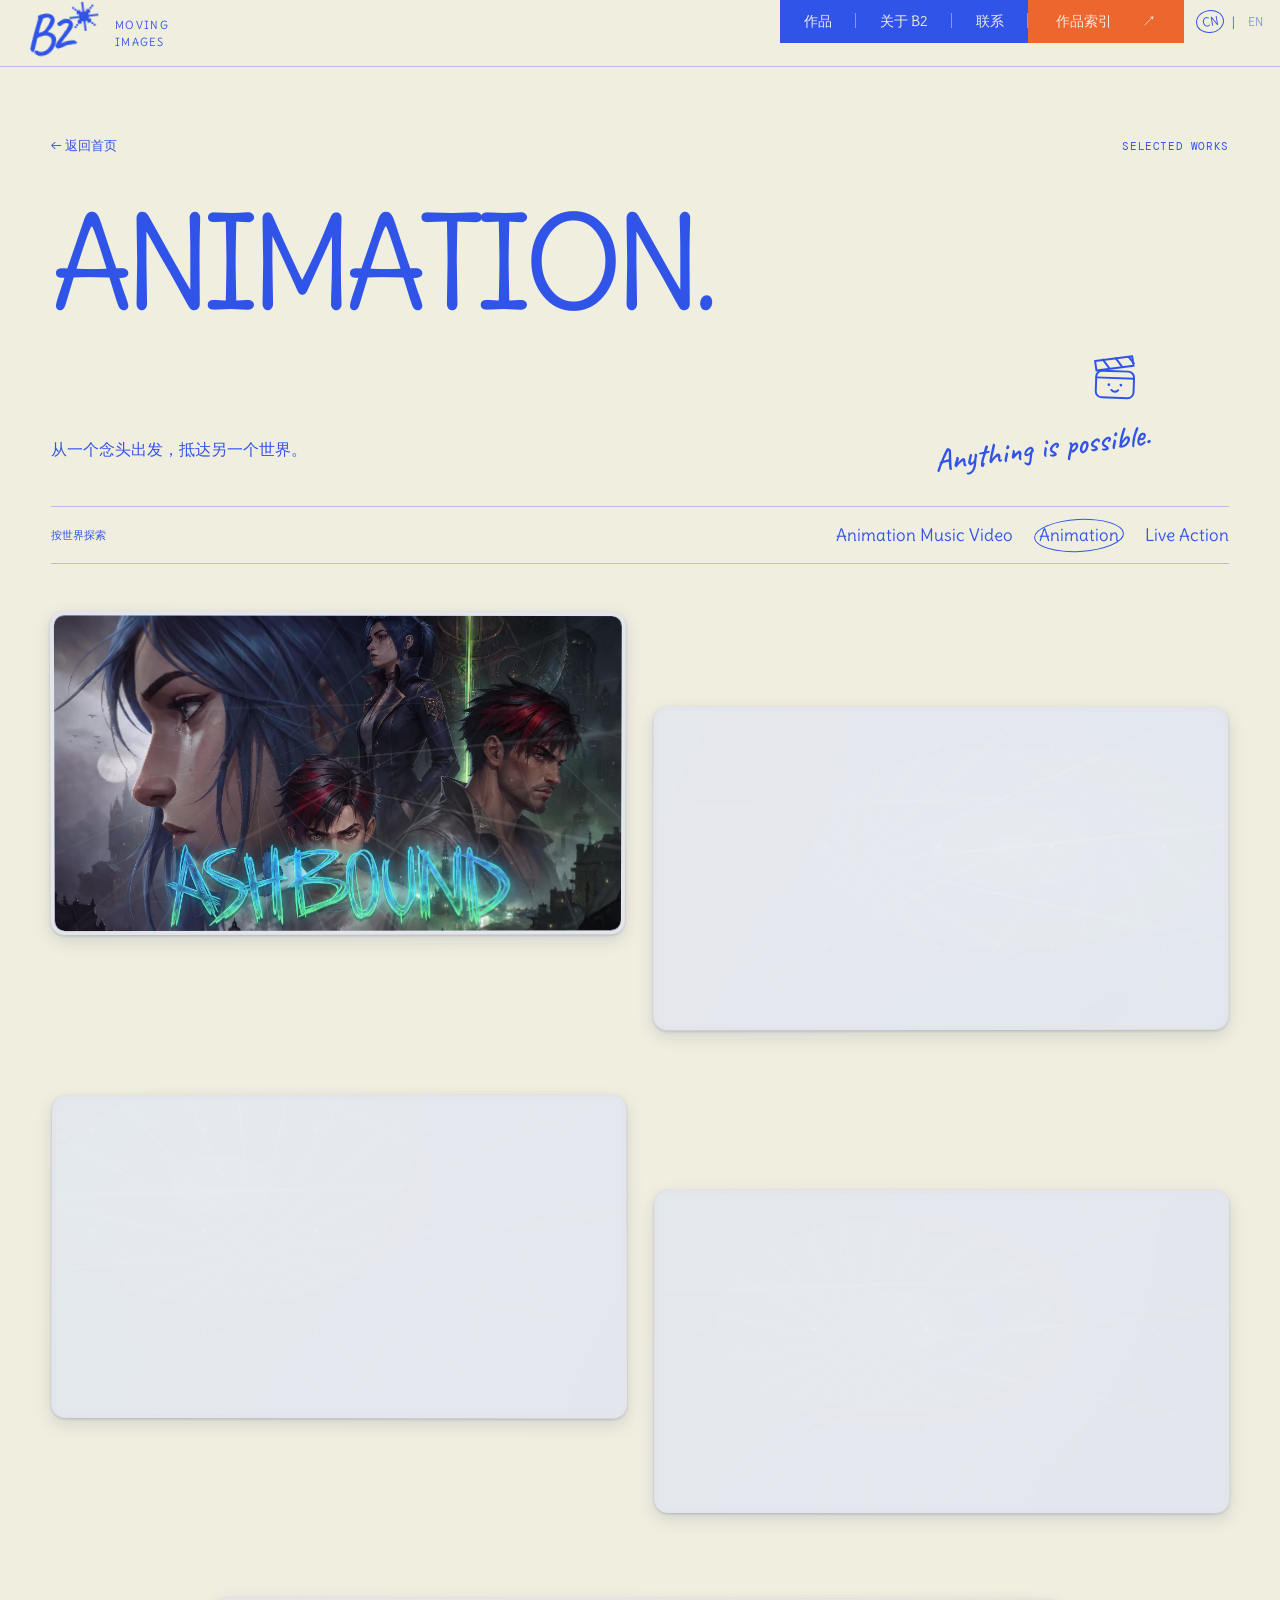
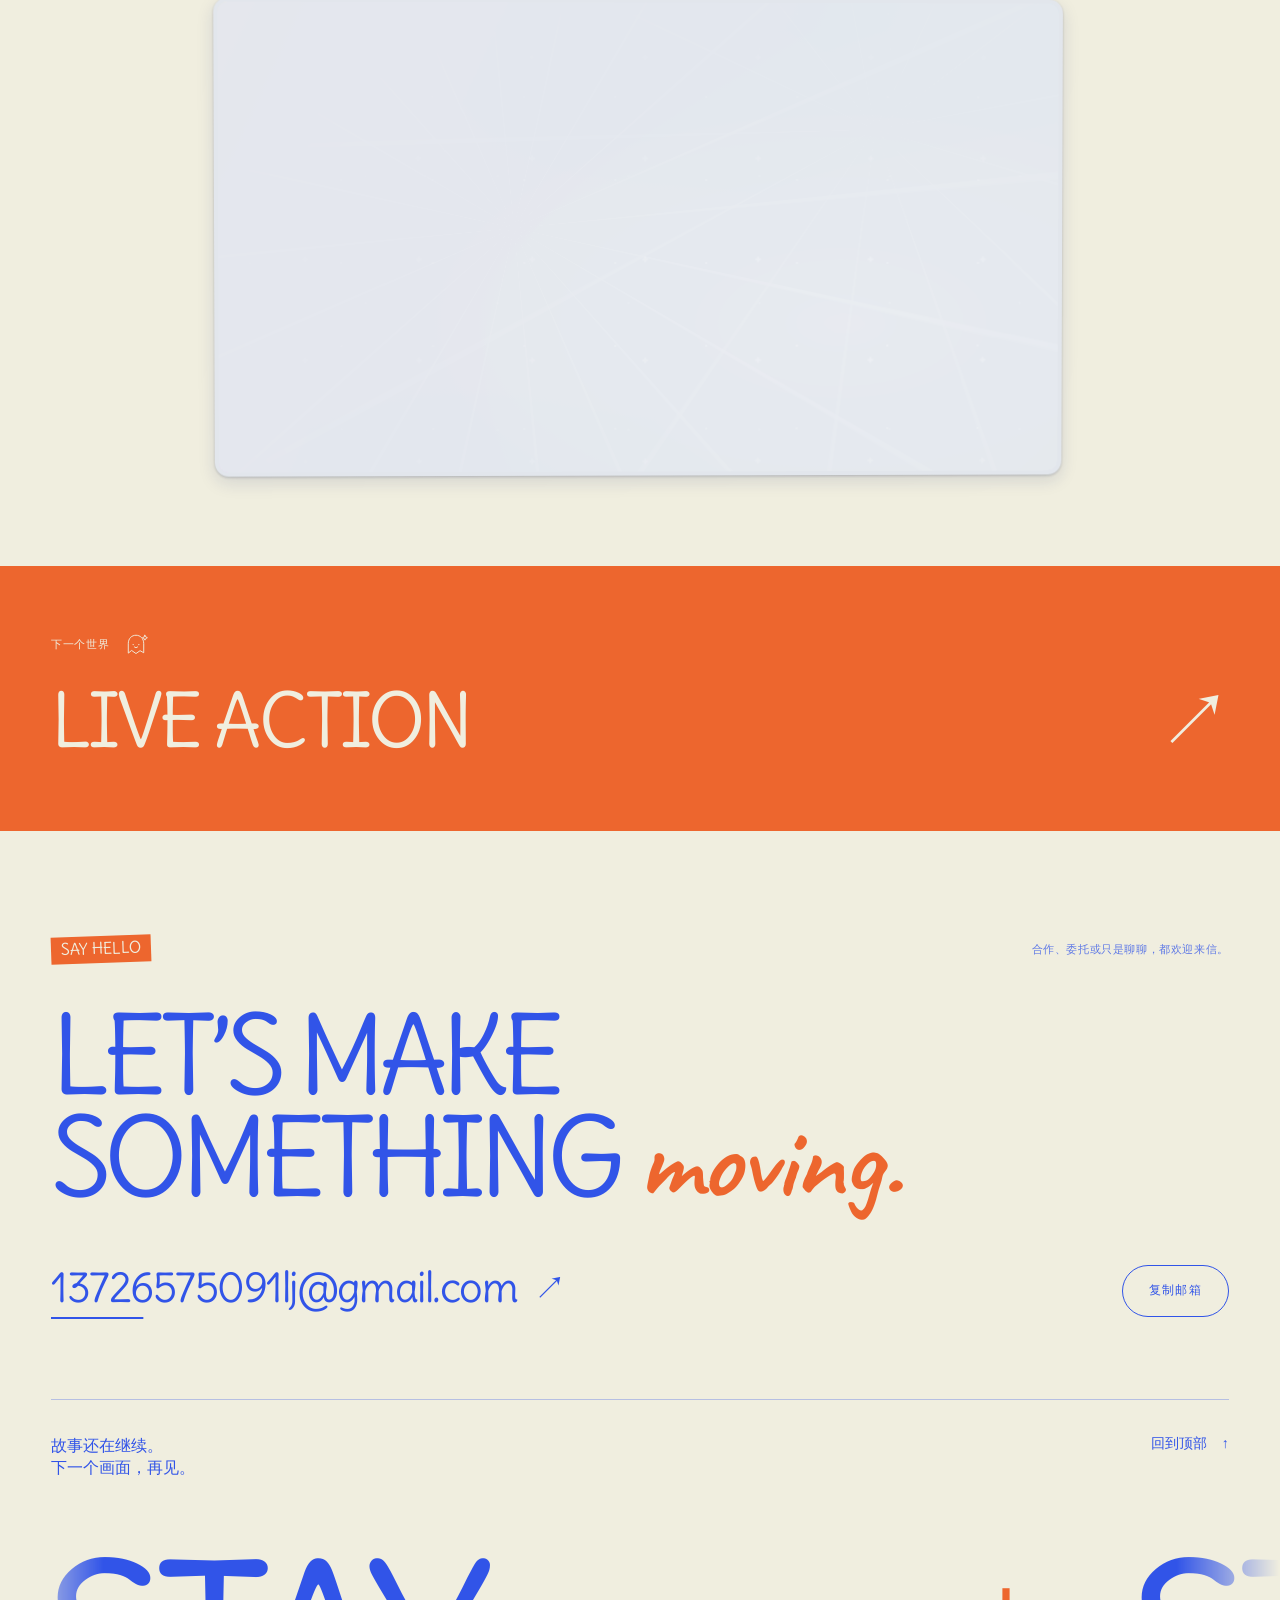
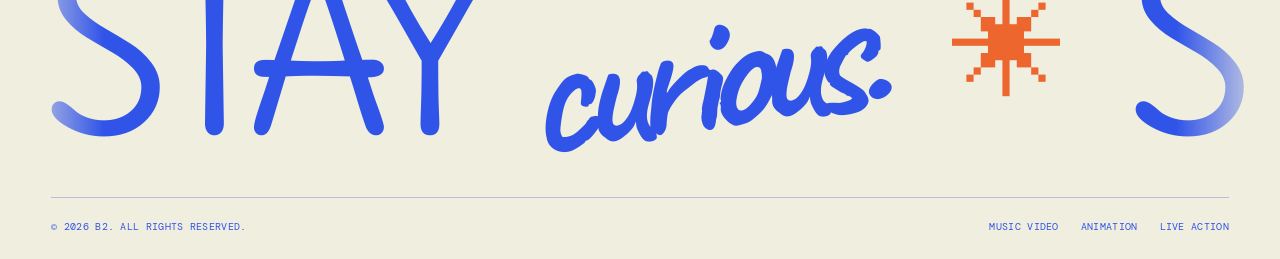
<file: animation.html>
<!doctype html>
<html lang="zh-CN"><head><meta charset="UTF-8"><meta name="viewport" content="width=device-width, initial-scale=1"><script>try{var pending=JSON.parse(sessionStorage.getItem('b2-page-transition'));var normalize=function(p){return p.replace(/\/index(?:\.html)?\/?$/,'/').replace(/\.html$/,'').replace(/\/$/,'')||'/'};if(pending&&Date.now()-pending.at<12000&&normalize(pending.to)===normalize(location.pathname)&&!matchMedia('(prefers-reduced-motion: reduce)').matches)document.documentElement.classList.add('is-entering');sessionStorage.removeItem('b2-page-transition')}catch{}</script><meta name="theme-color" content="#3154e8"><title>Animation — B2 Design Portfolio</title><meta name="description" content="ASHBOUND、MY BLOCK、THE LAST BUN、The Multiverse Hates Me、You Are Hired。B2的动画作品。"><meta property="og:type" content="website"><meta property="og:title" content="Animation — B2 Design Portfolio"><meta property="og:description" content="ASHBOUND、MY BLOCK、THE LAST BUN、The Multiverse Hates Me、You Are Hired。B2的动画作品。"><link rel="icon" href="assets/favicon.svg" type="image/svg+xml"><link rel="preload" href="assets/delius.ttf" as="font" type="font/ttf" crossorigin><link rel="stylesheet" href="styles.css?v=polish"><link rel="stylesheet" href="holo-card.css"><link rel="stylesheet" href="motion.css?v=polish"><link rel="stylesheet" href="doodles.css"><script src="app.js?v=polish" defer></script><script src="holo-card.js" defer></script><script src="motion.js?v=polish" defer></script><link rel="canonical" href="https://13726575091lj-ai.github.io/b2-design-portfolio/animation.html"><meta property="og:image" content="https://13726575091lj-ai.github.io/b2-design-portfolio/assets/ashbound.webp"></head><body data-page="animation" id="top"><div class="page-transition" id="page-transition" aria-hidden="true"><div class="transition-brand">B2<b>✳</b></div><div class="transition-inner"><div class="transition-loader"><div class="loaders"><div class="loader" style="--angle:0deg"></div><div class="loader" style="--angle:20deg"></div><div class="loader" style="--angle:40deg"></div><div class="loader" style="--angle:60deg"></div><div class="loader" style="--angle:80deg"></div><div class="loader" style="--angle:100deg"></div><div class="loader" style="--angle:120deg"></div><div class="loader" style="--angle:140deg"></div><div class="loader" style="--angle:160deg"></div><div class="loader" style="--angle:180deg"></div></div><div class="loadersB"><div class="loaderA" style="--angle:0deg"><div class="orbital-ball ball0" style="--delay:0.0s"></div></div><div class="loaderA" style="--angle:20deg"><div class="orbital-ball ball1" style="--delay:-0.2s"></div></div><div class="loaderA" style="--angle:40deg"><div class="orbital-ball ball2" style="--delay:-0.4s"></div></div><div class="loaderA" style="--angle:60deg"><div class="orbital-ball ball3" style="--delay:-0.6s"></div></div><div class="loaderA" style="--angle:80deg"><div class="orbital-ball ball4" style="--delay:-0.8s"></div></div><div class="loaderA" style="--angle:100deg"><div class="orbital-ball ball5" style="--delay:-1.0s"></div></div><div class="loaderA" style="--angle:120deg"><div class="orbital-ball ball6" style="--delay:-1.2s"></div></div><div class="loaderA" style="--angle:140deg"><div class="orbital-ball ball7" style="--delay:-1.4s"></div></div><div class="loaderA" style="--angle:160deg"><div class="orbital-ball ball8" style="--delay:-1.6s"></div></div><div class="loaderA" style="--angle:180deg"><div class="orbital-ball ball9" style="--delay:-1.8s"></div></div></div></div><div><p class="transition-eyebrow">ANOTHER WORLD IS COMING INTO FRAME</p><p class="transition-destination" id="transition-destination">B2</p></div></div><div class="transition-line"></div></div><div id="app"></div><noscript><main style="padding:80px 5%;font:24px sans-serif"><h1>B2</h1><p>Films &amp; Moving Images</p><p>请启用 JavaScript 浏览完整作品集。</p><a href="music-video.html">Animation Music Video</a> · <a href="animation.html">Animation</a> · <a href="live-action.html">Live Action</a></main></noscript></body></html>
</file>
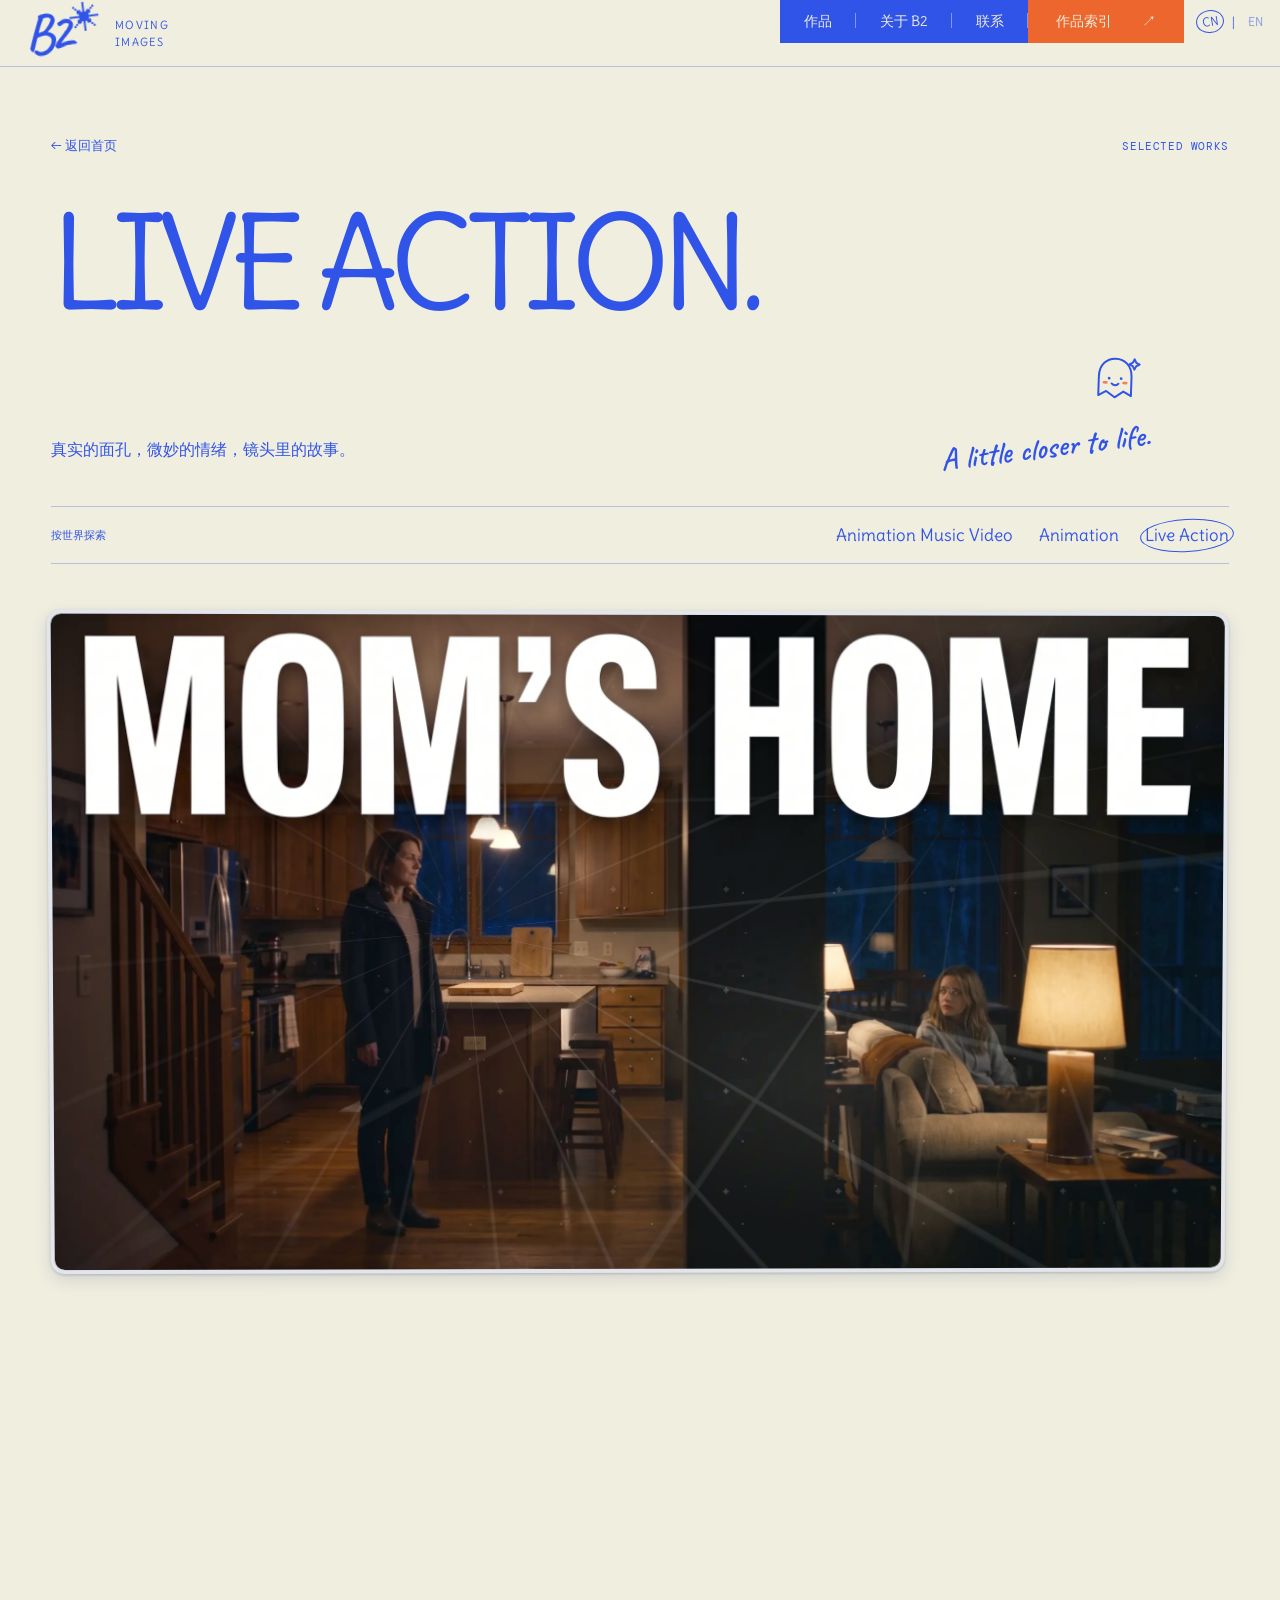
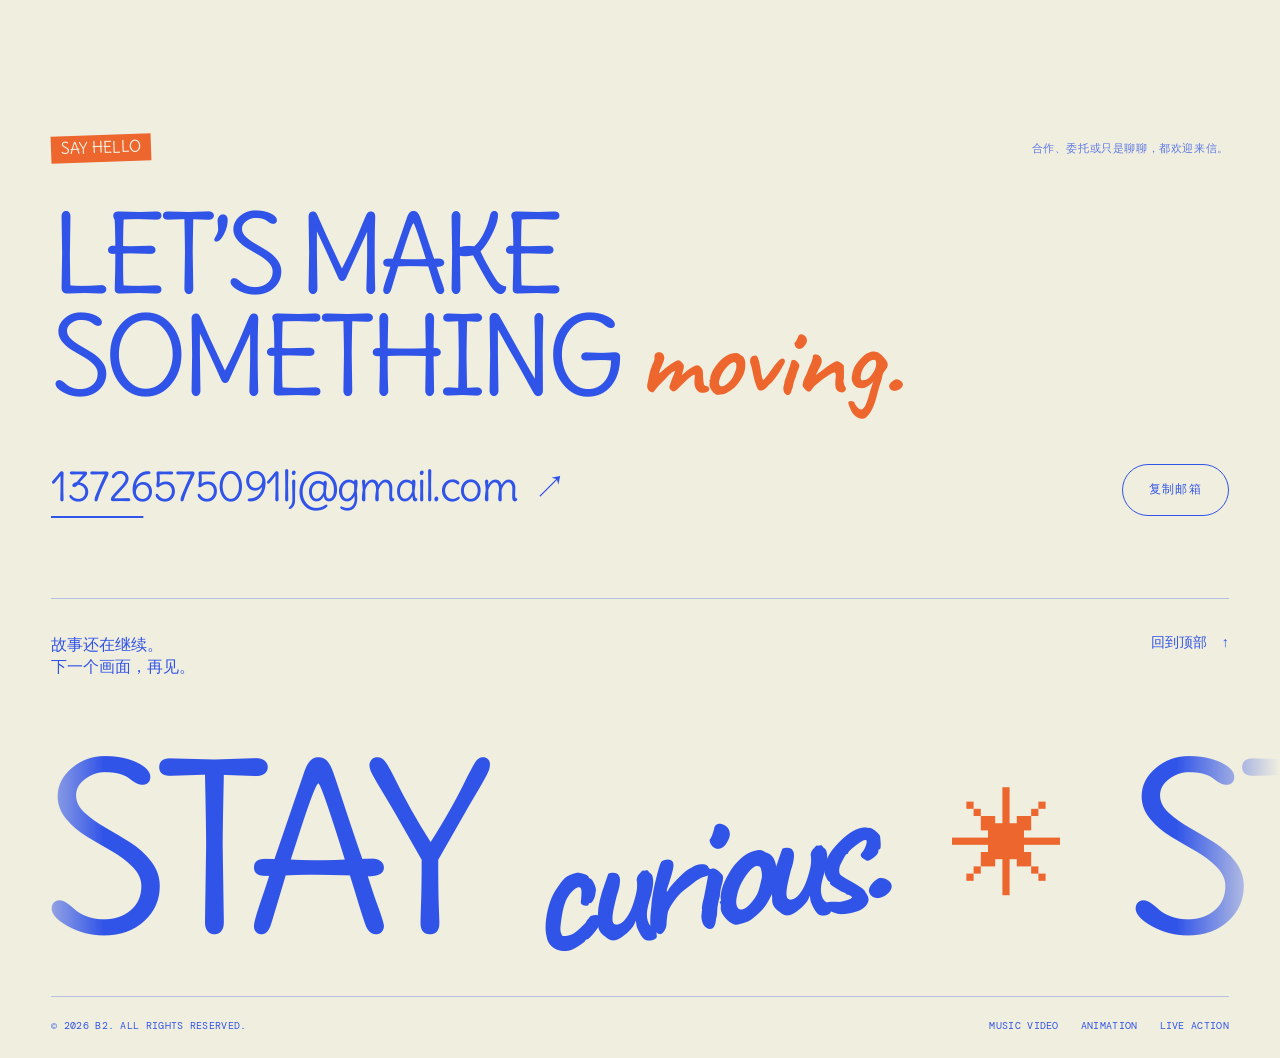
<file: live-action.html>
<!doctype html>
<html lang="zh-CN"><head><meta charset="UTF-8"><meta name="viewport" content="width=device-width, initial-scale=1"><script>try{var pending=JSON.parse(sessionStorage.getItem('b2-page-transition'));var normalize=function(p){return p.replace(/\/index(?:\.html)?\/?$/,'/').replace(/\.html$/,'').replace(/\/$/,'')||'/'};if(pending&&Date.now()-pending.at<12000&&normalize(pending.to)===normalize(location.pathname)&&!matchMedia('(prefers-reduced-motion: reduce)').matches)document.documentElement.classList.add('is-entering');sessionStorage.removeItem('b2-page-transition')}catch{}</script><meta name="theme-color" content="#3154e8"><title>Live Action — B2 Design Portfolio</title><meta name="description" content="MOM’S HOME。B2的真人影像作品。"><meta property="og:type" content="website"><meta property="og:title" content="Live Action — B2 Design Portfolio"><meta property="og:description" content="MOM’S HOME。B2的真人影像作品。"><link rel="icon" href="assets/favicon.svg" type="image/svg+xml"><link rel="preload" href="assets/delius.ttf" as="font" type="font/ttf" crossorigin><link rel="stylesheet" href="styles.css?v=polish"><link rel="stylesheet" href="holo-card.css"><link rel="stylesheet" href="motion.css?v=polish"><link rel="stylesheet" href="doodles.css"><script src="app.js?v=polish" defer></script><script src="holo-card.js" defer></script><script src="motion.js?v=polish" defer></script><link rel="canonical" href="https://13726575091lj-ai.github.io/b2-design-portfolio/live-action.html"><meta property="og:image" content="https://13726575091lj-ai.github.io/b2-design-portfolio/assets/ashbound.webp"></head><body data-page="live-action" id="top"><div class="page-transition" id="page-transition" aria-hidden="true"><div class="transition-brand">B2<b>✳</b></div><div class="transition-inner"><div class="transition-loader"><div class="loaders"><div class="loader" style="--angle:0deg"></div><div class="loader" style="--angle:20deg"></div><div class="loader" style="--angle:40deg"></div><div class="loader" style="--angle:60deg"></div><div class="loader" style="--angle:80deg"></div><div class="loader" style="--angle:100deg"></div><div class="loader" style="--angle:120deg"></div><div class="loader" style="--angle:140deg"></div><div class="loader" style="--angle:160deg"></div><div class="loader" style="--angle:180deg"></div></div><div class="loadersB"><div class="loaderA" style="--angle:0deg"><div class="orbital-ball ball0" style="--delay:0.0s"></div></div><div class="loaderA" style="--angle:20deg"><div class="orbital-ball ball1" style="--delay:-0.2s"></div></div><div class="loaderA" style="--angle:40deg"><div class="orbital-ball ball2" style="--delay:-0.4s"></div></div><div class="loaderA" style="--angle:60deg"><div class="orbital-ball ball3" style="--delay:-0.6s"></div></div><div class="loaderA" style="--angle:80deg"><div class="orbital-ball ball4" style="--delay:-0.8s"></div></div><div class="loaderA" style="--angle:100deg"><div class="orbital-ball ball5" style="--delay:-1.0s"></div></div><div class="loaderA" style="--angle:120deg"><div class="orbital-ball ball6" style="--delay:-1.2s"></div></div><div class="loaderA" style="--angle:140deg"><div class="orbital-ball ball7" style="--delay:-1.4s"></div></div><div class="loaderA" style="--angle:160deg"><div class="orbital-ball ball8" style="--delay:-1.6s"></div></div><div class="loaderA" style="--angle:180deg"><div class="orbital-ball ball9" style="--delay:-1.8s"></div></div></div></div><div><p class="transition-eyebrow">ANOTHER WORLD IS COMING INTO FRAME</p><p class="transition-destination" id="transition-destination">B2</p></div></div><div class="transition-line"></div></div><div id="app"></div><noscript><main style="padding:80px 5%;font:24px sans-serif"><h1>B2</h1><p>Films &amp; Moving Images</p><p>请启用 JavaScript 浏览完整作品集。</p><a href="music-video.html">Animation Music Video</a> · <a href="animation.html">Animation</a> · <a href="live-action.html">Live Action</a></main></noscript></body></html>
</file>
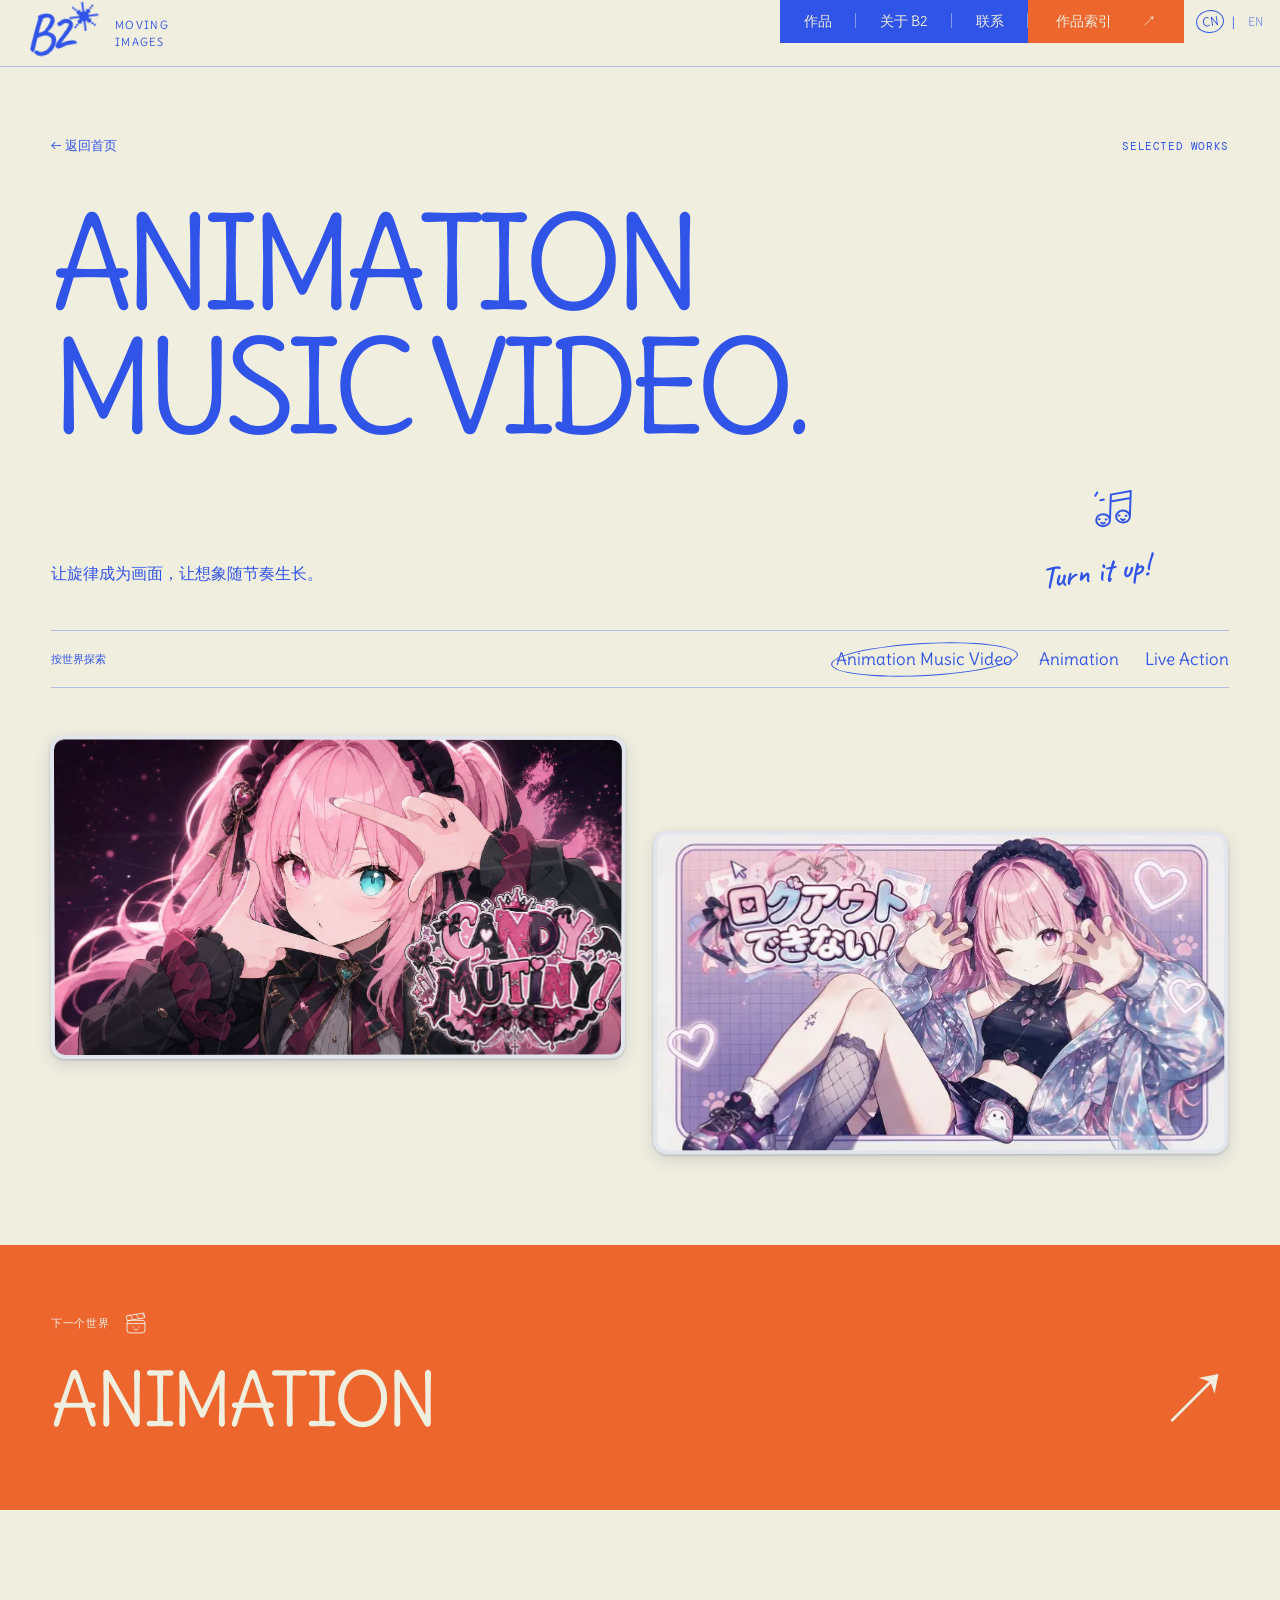
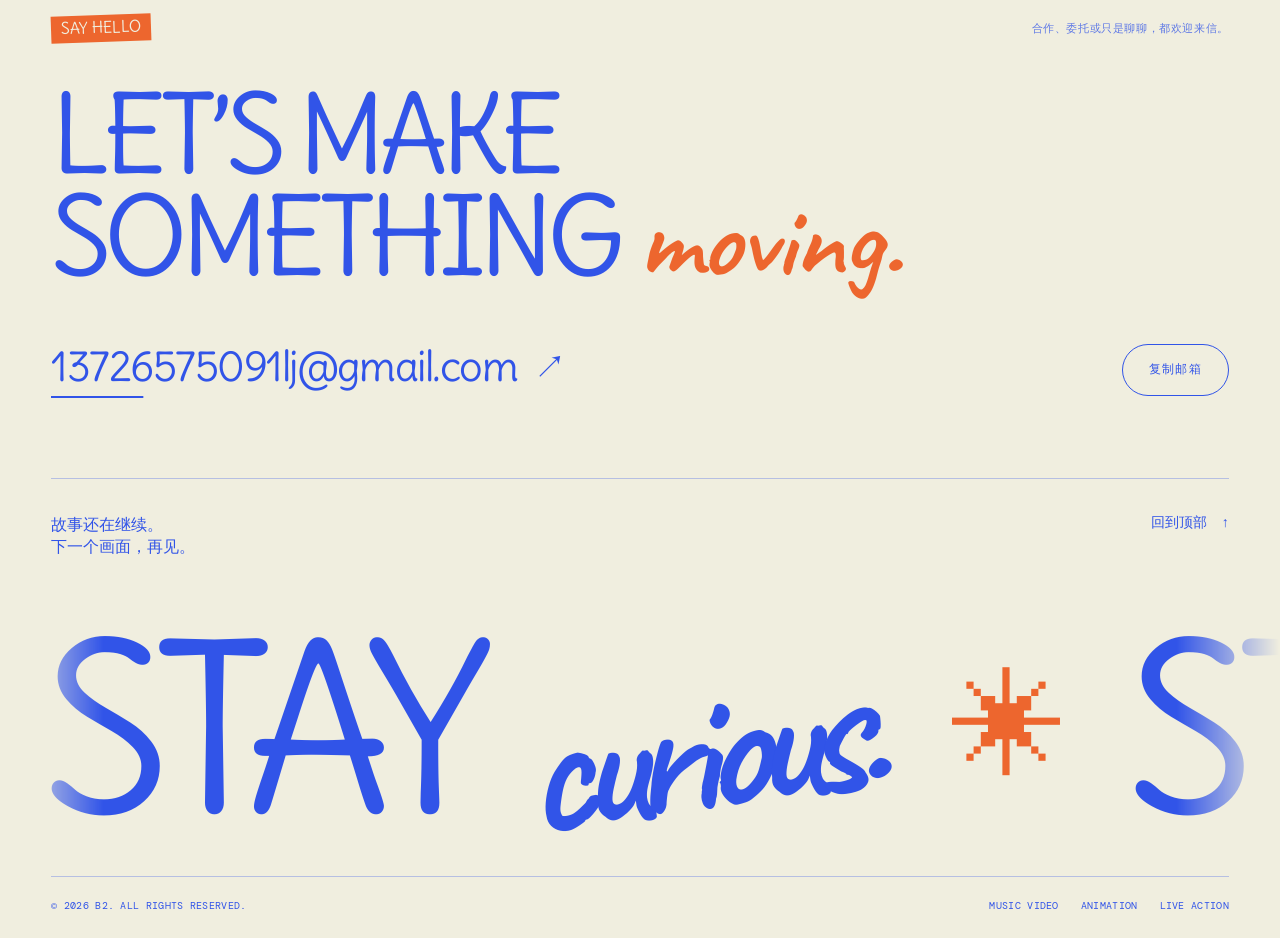
<file: music-video.html>
<!doctype html>
<html lang="zh-CN"><head><meta charset="UTF-8"><meta name="viewport" content="width=device-width, initial-scale=1"><script>try{var pending=JSON.parse(sessionStorage.getItem('b2-page-transition'));var normalize=function(p){return p.replace(/\/index(?:\.html)?\/?$/,'/').replace(/\.html$/,'').replace(/\/$/,'')||'/'};if(pending&&Date.now()-pending.at<12000&&normalize(pending.to)===normalize(location.pathname)&&!matchMedia('(prefers-reduced-motion: reduce)').matches)document.documentElement.classList.add('is-entering');sessionStorage.removeItem('b2-page-transition')}catch{}</script><meta name="theme-color" content="#3154e8"><title>Animation Music Video — B2 Design Portfolio</title><meta name="description" content="Candy mutiny 与 ログアウトできない。B2的动画音乐影像作品。"><meta property="og:type" content="website"><meta property="og:title" content="Animation Music Video — B2 Design Portfolio"><meta property="og:description" content="Candy mutiny 与 ログアウトできない。B2的动画音乐影像作品。"><link rel="icon" href="assets/favicon.svg" type="image/svg+xml"><link rel="preload" href="assets/delius.ttf" as="font" type="font/ttf" crossorigin><link rel="stylesheet" href="styles.css?v=polish"><link rel="stylesheet" href="holo-card.css"><link rel="stylesheet" href="motion.css?v=polish"><link rel="stylesheet" href="doodles.css"><script src="app.js?v=polish" defer></script><script src="holo-card.js" defer></script><script src="motion.js?v=polish" defer></script><link rel="canonical" href="https://13726575091lj-ai.github.io/b2-design-portfolio/music-video.html"><meta property="og:image" content="https://13726575091lj-ai.github.io/b2-design-portfolio/assets/ashbound.webp"></head><body data-page="music-video" id="top"><div class="page-transition" id="page-transition" aria-hidden="true"><div class="transition-brand">B2<b>✳</b></div><div class="transition-inner"><div class="transition-loader"><div class="loaders"><div class="loader" style="--angle:0deg"></div><div class="loader" style="--angle:20deg"></div><div class="loader" style="--angle:40deg"></div><div class="loader" style="--angle:60deg"></div><div class="loader" style="--angle:80deg"></div><div class="loader" style="--angle:100deg"></div><div class="loader" style="--angle:120deg"></div><div class="loader" style="--angle:140deg"></div><div class="loader" style="--angle:160deg"></div><div class="loader" style="--angle:180deg"></div></div><div class="loadersB"><div class="loaderA" style="--angle:0deg"><div class="orbital-ball ball0" style="--delay:0.0s"></div></div><div class="loaderA" style="--angle:20deg"><div class="orbital-ball ball1" style="--delay:-0.2s"></div></div><div class="loaderA" style="--angle:40deg"><div class="orbital-ball ball2" style="--delay:-0.4s"></div></div><div class="loaderA" style="--angle:60deg"><div class="orbital-ball ball3" style="--delay:-0.6s"></div></div><div class="loaderA" style="--angle:80deg"><div class="orbital-ball ball4" style="--delay:-0.8s"></div></div><div class="loaderA" style="--angle:100deg"><div class="orbital-ball ball5" style="--delay:-1.0s"></div></div><div class="loaderA" style="--angle:120deg"><div class="orbital-ball ball6" style="--delay:-1.2s"></div></div><div class="loaderA" style="--angle:140deg"><div class="orbital-ball ball7" style="--delay:-1.4s"></div></div><div class="loaderA" style="--angle:160deg"><div class="orbital-ball ball8" style="--delay:-1.6s"></div></div><div class="loaderA" style="--angle:180deg"><div class="orbital-ball ball9" style="--delay:-1.8s"></div></div></div></div><div><p class="transition-eyebrow">ANOTHER WORLD IS COMING INTO FRAME</p><p class="transition-destination" id="transition-destination">B2</p></div></div><div class="transition-line"></div></div><div id="app"></div><noscript><main style="padding:80px 5%;font:24px sans-serif"><h1>B2</h1><p>Films &amp; Moving Images</p><p>请启用 JavaScript 浏览完整作品集。</p><a href="music-video.html">Animation Music Video</a> · <a href="animation.html">Animation</a> · <a href="live-action.html">Live Action</a></main></noscript></body></html>
</file>
<file: styles.css>
@font-face{font-family:Delius;src:url('assets/delius.ttf') format('truetype');font-display:swap}
@font-face{font-family:Caveat;src:url('assets/caveat.ttf') format('truetype');font-weight:600;font-display:swap}
@font-face{font-family:DM Mono;src:url('assets/dm-mono.ttf') format('truetype');font-display:swap}
:root{--blue:#3154e8;--orange:#ed662e;--paper:#f0eedf;--ink:#2345cc;--line:rgba(49,84,232,.3);--round:Delius,'Helvetica Neue',sans-serif;--mono:'DM Mono',monospace;--hand:Caveat,cursive}
*{box-sizing:border-box}html{scroll-behavior:smooth;scroll-padding-top:85px}body{margin:0;background:var(--blue);color:var(--paper);font-family:var(--round);-webkit-font-smoothing:antialiased}body.locked{overflow:hidden}button,a{-webkit-tap-highlight-color:transparent}a{color:inherit;text-decoration:none}button{font:inherit;color:inherit;cursor:pointer;border:0}button:disabled{cursor:default}button,a{touch-action:manipulation}button:focus-visible,a:focus-visible{outline:2px dashed currentColor;outline-offset:6px}button{background:none}::selection{background:var(--orange);color:var(--paper)}img{max-width:100%;display:block}p,h1,h2,h3{margin:0;font-weight:400}svg{display:block}button svg,a svg{pointer-events:none}[hidden]{display:none!important}.skip{position:fixed;top:-100px;left:16px;background:var(--paper);color:var(--blue);padding:15px;z-index:100}.skip:focus{top:12px}.mono{font-family:var(--mono);font-size:11px;letter-spacing:.055em;line-height:1.5}.hand{font-family:var(--hand)}.star{font-family:var(--hand);font-size:48px;line-height:1}.label{display:inline-block;background:var(--orange);padding:4px 10px 5px;transform:rotate(-2deg);font-size:16px;line-height:1.1;color:var(--paper)}.arrow{display:inline-block;font-family:Arial,sans-serif;font-weight:400}.site-header{position:fixed;top:0;left:0;width:100%;height:66px;display:flex;align-items:flex-start;justify-content:space-between;z-index:40;pointer-events:none}.site-header a,.site-header button{pointer-events:auto}.brand{display:flex;align-items:center;gap:11px;padding:5px 0 8px 24px;text-shadow:0 1px 8px #0002}.brand-mark{font-family:var(--hand);font-size:55px;letter-spacing:-6px;line-height:.95;transform:rotate(-7deg)}.brand-mark b{font-size:31px;vertical-align:top;font-weight:400;margin-left:5px}.brand-name{font-size:11px;line-height:1.6;margin:6px 0 0 8px;letter-spacing:.12em}.header-nav{display:flex;align-items:stretch;height:43px;background:var(--blue)}.header-link{padding:13px 24px;font-size:14px;line-height:17px;position:relative}.header-link:after{content:'';position:absolute;right:0;top:13px;height:15px;border-right:1px solid #f0eedf70}.header-link:hover{background:#ffffff12}.index-toggle{background:var(--orange);padding:0 28px;font-size:14px;min-width:142px;display:flex;justify-content:space-between;align-items:center;gap:30px}.index-toggle:hover{background:#d85221}.language{display:flex;gap:8px;background:var(--paper);color:var(--blue);padding:0 12px;align-items:center;font-size:12px}.language button{padding:3px 5px;opacity:.55}.language button.active{border:1px solid var(--blue);border-radius:50%;opacity:1;transform:rotate(-9deg)}.site-header.solid .brand{color:var(--blue);text-shadow:none}.site-header.solid:before{content:'';position:absolute;inset:0 0 auto;height:66px;background:var(--paper);z-index:-1;border-bottom:1px solid var(--line)}
.hero{position:relative;min-height:760px;height:100svh;max-height:1200px;isolation:isolate;overflow:hidden;background:#18222a}.hero-art{position:absolute;inset:0;z-index:-3}.hero-art img{width:100%;height:100%;object-fit:cover;object-position:50% 45%;opacity:0;position:absolute;transition:opacity .7s ease,transform 1.5s ease;transform:scale(1.025)}.hero-art img.active{opacity:1;transform:scale(1)}.hero:after{content:'';position:absolute;inset:0;background:linear-gradient(180deg,#05112144,transparent 25%,#08121a22 55%,#08121ac9),linear-gradient(90deg,#050c1670,transparent 75%);z-index:-1}.hero-topline{position:absolute;top:116px;left:4%;right:4%;display:flex;justify-content:space-between}.hero-topline span:last-child{max-width:150px;text-align:right}.hero h1{font-size:clamp(48px,5.4vw,90px);line-height:1.04;letter-spacing:-.055em;position:absolute;top:34%;left:4%;right:4%;max-width:1140px;text-wrap:balance}.hero h1 .second-line{display:block;margin-left:12%}.hero-scribble{position:absolute;top:58%;right:8%;font-size:41px;line-height:.9;transform:rotate(-9deg);text-align:center}.scribble-line{width:180px;height:14px;margin:4px auto;fill:none;stroke:currentColor;stroke-width:1.5}.hero-bottom{position:absolute;left:4%;right:4%;bottom:38px;display:flex;align-items:flex-end;justify-content:space-between;gap:30px}.scroll-link{display:flex;align-items:center;gap:16px;font-size:11px;letter-spacing:.06em}.scroll-link .scroll-arrow{font-size:31px;font-family:Arial;font-weight:100}.feature-switcher{display:flex;align-items:center;gap:22px}.feature-caption{text-align:right;min-width:150px}.feature-caption .mono{font-size:10px;opacity:.65;margin-bottom:5px}.feature-title{font-size:21px;display:block}.slide-controls{display:flex;gap:8px}.slide-dot{width:45px;height:45px;border:1px solid #f0eedf77;border-radius:50%;font-family:var(--mono);font-size:11px;transition:background .2s,color .2s}.slide-dot:hover,.slide-dot.active{color:var(--blue);background:var(--paper);border-color:var(--paper)}.intro{padding:142px 5% 128px;text-align:center;position:relative;overflow:hidden}.intro h2{font-size:clamp(40px,5.4vw,86px);line-height:1.09;letter-spacing:-.05em;max-width:1150px;margin:44px auto 0}.intro h2 .amp{font-family:var(--hand);font-size:1.25em}.intro .star{margin:38px 0 26px}.intro-copy{font-family:Georgia,'Songti SC',serif;font-size:18px;line-height:1.6;max-width:560px;margin:auto}.intro-copy .english{display:block;font-size:15px;margin-top:14px}.intro-sign{font-family:var(--hand);font-size:37px;transform:rotate(-8deg);margin:24px 0 0}.intro-side{position:absolute;top:58%;left:4%;font-family:var(--mono);font-size:10px;writing-mode:vertical-rl;letter-spacing:.08em;opacity:.65}.intro-side.right{left:auto;right:4%;transform:rotate(180deg)}
.works{background:var(--paper);color:var(--blue);padding:105px 4% 95px}.section-top{display:flex;justify-content:space-between;align-items:flex-start;gap:28px}.section-title{font-size:clamp(56px,7.6vw,120px);line-height:.97;letter-spacing:-.07em}.section-note{font-family:var(--hand);font-size:34px;line-height:1.05;transform:rotate(8deg);margin:20px 3% 0 0;text-align:center}.section-note .arrow{font-size:60px;transform:rotate(25deg);display:block;margin:0 0 0 50px}.work-tabs{border-top:1px solid var(--line);border-bottom:1px solid var(--line);display:flex;align-items:center;justify-content:space-between;margin:55px 0 50px;padding:17px 0;gap:20px}.tabs-label{font-family:var(--mono);font-size:11px}.category-links{display:flex;gap:26px;align-items:center;flex-wrap:wrap}.category-link{font-size:17px;position:relative}.category-link sup{font-family:var(--mono);font-size:9px;vertical-align:super;margin-left:5px}.category-link:hover:after,.category-link.current:after{content:'';position:absolute;left:-5px;right:-5px;top:-5px;bottom:-6px;border:1px solid;border-radius:50%;transform:rotate(-3deg)}.work-grid{display:grid;grid-template-columns:1fr 1fr;gap:70px 28px}.work-card{position:relative}.work-card:nth-child(even){padding-top:105px}.work-card .image-button{padding:0;width:100%;display:block;overflow:hidden;position:relative;aspect-ratio:16/9;isolation:isolate;background:#dcd9ce;text-align:left}.work-card .image-button img{width:100%;height:100%;object-fit:cover;transition:transform .65s cubic-bezier(.2,.7,.2,1),filter .5s}.work-card .image-button:hover img{transform:scale(1.035);filter:brightness(.8)}.image-button:after{content:'↗';font-family:Arial;font-size:29px;position:absolute;bottom:15px;right:15px;width:48px;height:48px;display:grid;place-items:center;color:var(--paper);border:1px solid #f0eedf99;border-radius:50%;opacity:0;transform:translateY(8px);transition:opacity .25s,transform .25s}.image-button:hover:after,.image-button:focus-visible:after{opacity:1;transform:translateY(0)}.card-meta{display:flex;justify-content:space-between;align-items:baseline;gap:10px;margin-top:16px}.card-title{font-size:24px;line-height:1.2;letter-spacing:-.03em}.card-no{font-family:var(--mono);font-size:11px;white-space:nowrap}.card-tag{font-family:var(--mono);font-size:10px;letter-spacing:.035em;margin-top:8px;text-transform:uppercase;opacity:.7}.view-all{display:flex;align-items:center;justify-content:space-between;border-top:1px solid var(--line);border-bottom:1px solid var(--line);padding:25px 0;margin:76px 0 0;font-size:24px}.view-all .arrow{transition:transform .2s}.view-all:hover .arrow{transform:translate(5px,-5px)}.about{padding:110px 4% 105px;display:grid;grid-template-columns:.7fr 1.3fr;gap:7%;position:relative}.about-left{display:flex;flex-direction:column;align-items:flex-start;justify-content:space-between;gap:40px}.about-doodle{font-family:var(--hand);font-size:clamp(100px,20vw,300px);line-height:.7;letter-spacing:-.12em;transform:rotate(-9deg);position:relative;margin:30px 0 45px 10px}.about-doodle span{font-size:.4em;vertical-align:top;display:inline-block;margin-left:18px;transform:rotate(-15deg)}.about-content h2{font-size:clamp(37px,3.8vw,61px);line-height:1.13;letter-spacing:-.04em;max-width:800px}.about-content p{font-family:Georgia,'Songti SC',serif;font-size:17px;line-height:1.85;max-width:540px;margin-top:36px}.about-bottom{border-top:1px solid #f0eedf55;margin-top:36px;padding-top:18px;display:flex;justify-content:space-between;gap:15px;max-width:540px}.site-footer{background:var(--paper);color:var(--blue);padding:35px 4% 24px;overflow:hidden}.footer-top{display:flex;justify-content:space-between;align-items:flex-start;gap:20px}.footer-top p{max-width:280px;font-size:16px;line-height:1.4}.back-top{font-size:14px}.back-top .arrow{margin-left:12px}.footer-word{font-family:var(--round);font-size:clamp(75px,18vw,280px);white-space:nowrap;letter-spacing:-.075em;line-height:1.2;text-align:center;margin:28px 0 5px}.footer-word span{font-family:var(--hand);font-size:.83em;display:inline-block;transform:rotate(-8deg);margin:0 .03em}.footer-bottom{display:flex;justify-content:space-between;gap:20px;border-top:1px solid var(--line);padding-top:20px;font-family:var(--mono);font-size:10px;line-height:1.7;letter-spacing:.03em}.footer-nav{display:flex;gap:22px}
.category-main{background:var(--paper);color:var(--blue);min-height:90vh}.category-hero{padding:137px 4% 44px;position:relative;overflow:hidden}.category-topline{display:flex;justify-content:space-between;align-items:center;margin-bottom:47px}.back-home{font-size:13px}.category-heading{font-size:clamp(62px,10vw,166px);letter-spacing:-.07em;line-height:.97;max-width:95%}.category-heading span{display:block}.category-subline{display:flex;justify-content:space-between;align-items:flex-end;margin-top:30px;gap:25px}.category-subline p{font-family:Georgia,'Songti SC',serif;font-size:16px;line-height:1.5;max-width:420px}.category-scribble{font-family:var(--hand);font-size:31px;transform:rotate(-7deg);padding-right:7%}.category-works{padding:0 4% 90px}.category-works .work-tabs{margin:0 0 48px}.category-works .work-grid{gap:65px 28px}.category-works .work-card:nth-child(even){padding-top:95px}.category-works .work-card:nth-child(5){grid-column:1/3;width:72%;margin:0 auto;padding-top:20px}.category-works.single .work-grid{display:block;max-width:1300px;margin:auto}.category-works.single .card-title{font-size:32px}.next-category{background:var(--orange);padding:66px 4% 70px;color:var(--paper);display:block}.next-category .mono{margin-bottom:22px}.next-category>div:last-child{display:flex;align-items:center;justify-content:space-between;font-size:clamp(36px,5.8vw,90px);line-height:1.1;letter-spacing:-.045em}.next-category .arrow{transition:transform .3s}.next-category:hover .arrow{transform:translate(12px,-12px)}
.index-panel{position:fixed;inset:0;background:var(--blue);z-index:39;overflow:auto;padding:130px 7% 50px;display:flex;flex-direction:column;justify-content:space-between}.index-top{display:flex;justify-content:space-between;gap:20px}.index-list{margin:45px 0 60px}.index-list a{display:flex;justify-content:space-between;align-items:baseline;gap:20px;font-size:clamp(33px,5.6vw,83px);letter-spacing:-.045em;line-height:1.1;border-bottom:1px solid #f0eedf55;padding:23px 0}.index-list a:hover{color:var(--orange)}.index-list sup{font-family:var(--mono);font-size:11px;vertical-align:top;letter-spacing:0}.index-bottom{display:flex;justify-content:space-between;gap:20px}.index-signature{font-family:var(--hand);font-size:40px;transform:rotate(-8deg)}
.project-dialog{padding:0;border:0;width:min(1100px,94vw);max-height:92svh;color:var(--blue);background:var(--paper);overflow:auto}.project-dialog::backdrop{background:#101d53bb;backdrop-filter:blur(9px)}.dialog-close{position:absolute;top:15px;right:15px;background:var(--paper);color:var(--blue);width:43px;height:43px;border-radius:50%;font-size:25px;z-index:2;box-shadow:0 2px 15px #0002}.dialog-video{display:block;width:100%;aspect-ratio:16/9;max-height:68svh;object-fit:contain;background:#0c1024}.dialog-info{padding:27px 30px 31px;display:flex;justify-content:space-between;align-items:flex-end;gap:25px}.dialog-title{font-size:clamp(28px,4vw,48px);letter-spacing:-.04em;line-height:1.1;margin:8px 0 13px}.dialog-status{font-family:var(--mono);font-size:10px;border:1px solid var(--line);border-radius:30px;padding:10px 15px;white-space:nowrap}.dialog-name{font-size:14px}.reveal{animation:appear .7s ease both}@keyframes appear{from{opacity:0;transform:translateY(18px)}to{opacity:1;transform:translateY(0)}}
@media(min-width:1600px){.works,.category-hero,.category-works,.about,.site-footer{padding-left:max(4%,calc((100vw - 1600px)/2));padding-right:max(4%,calc((100vw - 1600px)/2))}.work-grid{gap:80px 40px}}
@media(max-width:900px){.header-link{padding-left:18px;padding-right:18px}.hero{min-height:650px}.hero h1{top:36%;font-size:7.1vw}.hero-scribble{top:60%;font-size:34px}.intro{padding-top:105px;padding-bottom:90px}.intro h2{font-size:6.7vw}.works{padding-top:75px}.category-links{gap:19px}.category-link{font-size:14px}.work-card:nth-child(even){padding-top:65px}.card-title{font-size:20px}.about{gap:6%}.about-content h2{font-size:4.4vw}.category-hero{padding-top:125px}.category-heading{font-size:11vw}.category-scribble{font-size:26px}.category-works .work-card:nth-child(even){padding-top:70px}}
@media(max-width:600px){html{scroll-padding-top:75px}.site-header{height:59px}.brand{padding-left:15px;padding-top:7px;gap:4px}.brand-mark{font-size:46px}.brand-mark b{font-size:26px}.brand-name{font-size:9px;margin-top:3px;margin-left:8px}.header-link{display:none}.header-nav{height:39px}.index-toggle{min-width:105px;font-size:12px;padding:0 14px;gap:22px}.language{font-size:10px;padding:0 6px;gap:3px}.language button{padding:3px}.site-header.solid:before{height:59px}.hero{height:92svh;min-height:650px;max-height:900px}.hero-art img{object-position:58% 50%}.hero-topline{top:90px;left:5%;right:5%;font-size:9px}.hero-topline span:last-child{max-width:125px}.hero h1{left:5%;right:5%;top:32%;font-size:11.6vw;line-height:1.12;letter-spacing:-.05em}.hero h1 .second-line{margin-left:0}.hero-scribble{top:61%;right:8%;font-size:31px}.scribble-line{width:140px}.hero-bottom{left:5%;right:5%;bottom:26px;gap:15px;align-items:flex-end}.scroll-link{font-size:9px;gap:7px;max-width:105px;line-height:1.5}.scroll-link .scroll-arrow{font-size:28px}.feature-switcher{gap:12px;flex-direction:column;align-items:flex-end}.feature-title{font-size:17px}.feature-caption .mono{font-size:8px}.slide-dot{width:34px;height:34px;font-size:9px}.slide-controls{gap:6px}.intro{padding:84px 5% 75px}.intro .label{font-size:13px}.intro h2{font-size:9.3vw;line-height:1.15;margin-top:31px;letter-spacing:-.055em}.intro h2 br{display:none}.intro .star{margin:26px 0 21px}.intro-copy{font-size:15px;max-width:90%}.intro-copy .english{font-size:13px}.intro-sign{font-size:30px}.intro-side{display:none}.works{padding:62px 5%}.section-title{font-size:15vw}.section-note{font-size:24px;margin-top:13px;margin-right:0}.section-note .arrow{font-size:42px;margin-left:20px}.work-tabs{margin:34px 0 30px;padding:15px 0;display:block}.tabs-label{font-size:9px;display:block;margin-bottom:16px}.category-links{gap:17px 16px}.category-link{font-size:12px}.category-link sup{font-size:8px;margin-left:3px}.work-grid{grid-template-columns:1fr;gap:34px}.work-card:nth-child(even){padding-top:0}.card-title{font-size:23px}.card-meta{margin-top:12px}.card-no{font-size:10px}.card-tag{font-size:9px;margin-top:6px}.image-button:after{width:36px;height:36px;font-size:23px;right:10px;bottom:10px;opacity:1;transform:none}.view-all{font-size:19px;margin-top:42px;padding:20px 0}.about{padding:65px 5%;grid-template-columns:1fr;gap:45px}.about-left{flex-direction:row;align-items:center;justify-content:space-between;gap:20px}.about-doodle{font-size:115px;margin:5px 28px 7px 0}.about-content h2{font-size:9vw;line-height:1.15}.about-content p{font-size:15px;margin-top:24px}.about-bottom{margin-top:25px;font-size:9px}.site-footer{padding:27px 5% 23px}.footer-top p{font-size:13px;max-width:210px}.back-top{font-size:11px;white-space:nowrap}.back-top .arrow{margin-left:4px}.footer-word{font-size:17.4vw;margin:32px 0 20px}.footer-bottom{font-size:8px;gap:13px;flex-direction:column}.footer-nav{gap:18px}.category-hero{padding:104px 5% 30px}.category-topline{margin-bottom:32px}.category-topline .mono{font-size:9px}.back-home{font-size:11px}.category-heading{font-size:15.6vw;max-width:100%;line-height:1.02}.category-subline{margin-top:23px;align-items:center;gap:15px}.category-subline p{font-size:13px;max-width:210px;line-height:1.6}.category-scribble{font-size:23px;padding-right:3%;white-space:nowrap}.category-works{padding:0 5% 55px}.category-works .work-tabs{margin-bottom:30px}.category-works .work-grid{gap:35px}.category-works .work-card:nth-child(even){padding-top:0}.category-works .work-card:nth-child(5){grid-column:auto;width:100%;padding:0}.category-works.single .card-title{font-size:26px}.next-category{padding:39px 5% 45px}.next-category .mono{font-size:9px;margin-bottom:19px}.next-category>div:last-child{font-size:9vw;align-items:flex-end;gap:18px}.index-panel{padding:105px 5% 35px}.index-top .mono{font-size:9px}.index-list{margin:40px 0}.index-list a{font-size:10vw;line-height:1.17;padding:25px 0}.index-list a span:first-child{max-width:90%}.index-list sup{font-size:9px}.index-bottom .mono{font-size:8px;max-width:180px}.index-signature{font-size:30px}.dialog-close{width:35px;height:35px;font-size:22px;top:9px;right:9px}.dialog-info{padding:22px 18px;display:block}.dialog-title{font-size:32px}.dialog-status{display:inline-block;margin-top:20px;font-size:9px}.dialog-name{font-size:12px}.dialog-info .mono{font-size:9px}}
.hero-topline span:last-child{max-width:220px}
@media(max-width:600px){.hero-topline span:last-child{max-width:150px}}
@media(prefers-reduced-motion:reduce){html{scroll-behavior:auto}*,*:before,*:after{animation:none!important;transition:none!important}.hero-art img{transform:none!important}}

.dialog-player{position:relative}
.dialog-play{position:absolute;top:50%;left:50%;transform:translate(-50%,-50%);display:flex;align-items:center;gap:10px;padding:13px 20px;border-radius:999px;background:var(--paper);color:var(--blue);box-shadow:0 3px 24px #0006;white-space:nowrap}
.dialog-play[hidden]{display:none}
.dialog-info{flex-wrap:wrap}
.dialog-actions{display:flex;gap:8px;flex-wrap:wrap}
.dialog-actions .dialog-status{display:inline-flex;align-items:center;gap:4px;margin:0;min-height:39px;color:var(--blue);text-decoration:none}
.dialog-actions .dialog-status[aria-pressed="true"]{background:var(--blue);color:var(--paper)}
.dialog-message{flex-basis:100%;font-size:13px;line-height:1.5;margin:0}
@media(max-width:600px){.dialog-actions{margin-top:15px}.dialog-message{margin-top:12px}}

/* Contact block at the top of every footer. */
.contact{padding:70px 0 80px;border-bottom:1px solid var(--line);margin-bottom:34px}
.contact-head{display:flex;justify-content:space-between;align-items:center;gap:20px;flex-wrap:wrap}
.contact-note{opacity:.75}
.contact-title{font-size:clamp(46px,8.4vw,140px);line-height:.95;letter-spacing:-.065em;margin:42px 0 48px}
.contact-title .hand{font-family:var(--hand);font-size:1.05em;letter-spacing:-.02em;color:var(--orange)}
.contact-row{display:flex;align-items:center;justify-content:space-between;gap:24px;flex-wrap:wrap}
.contact-mail{position:relative;display:inline-flex;align-items:center;gap:.4em;font-size:clamp(22px,3.3vw,50px);letter-spacing:-.035em;line-height:1.2;padding-bottom:6px;word-break:break-all}
.contact-mail:after{content:'';position:absolute;left:0;right:0;bottom:0;height:2px;background:currentColor;transform:scaleX(.18);transform-origin:0 50%;transition:transform .8s cubic-bezier(.22,1,.36,1)}
.contact-mail:hover:after,.contact-mail:focus-visible:after{transform:scaleX(1)}
.contact-mail .arrow{font-size:.75em;transition:transform .6s cubic-bezier(.22,1,.36,1)}
.contact-mail:hover .arrow{transform:translate(6px,-6px) rotate(0deg)}
.contact-copy{position:relative;overflow:hidden;min-height:52px;padding:0 26px;border:1px solid var(--blue);border-radius:999px;color:var(--blue);font-family:var(--mono);font-size:12px;letter-spacing:.1em;transition:background .45s cubic-bezier(.22,1,.36,1),color .45s,translate .6s cubic-bezier(.22,1,.36,1)}
.contact-copy:hover,.contact-copy:focus-visible{background:var(--blue);color:var(--paper)}
.contact-copy>span{display:block;transition:transform .5s cubic-bezier(.22,1,.36,1),opacity .3s}
.contact-copy .copy-done{position:absolute;inset:0;display:grid;place-items:center;transform:translateY(100%);opacity:0}
.contact-copy.is-copied{background:var(--orange);border-color:var(--orange);color:var(--paper)}
.contact-copy.is-copied .copy-label{transform:translateY(-100%);opacity:0}
.contact-copy.is-copied .copy-done{transform:none;opacity:1}
.about-mail{text-transform:none;letter-spacing:.02em;border-bottom:1px solid #f0eedf66;transition:border-color .3s}
.about-mail:hover{border-color:currentColor}
.back-top{transition:translate .6s cubic-bezier(.22,1,.36,1)}
@media(max-width:600px){.contact{padding:44px 0 50px;margin-bottom:26px}.contact-title{font-size:13.5vw;margin:30px 0 32px}.contact-mail{font-size:5.6vw}.contact-copy{min-height:44px;font-size:10px;padding:0 18px}.contact-note{font-size:9px}.about-bottom{flex-direction:column}}
</file>
<file: holo-card.css>
/* Bursts foil: intensity .85, silver foil, 4px frame, 14px radius.
   The existing responsive cover widths and 16:9 artwork are retained. */
.holo-stage{position:relative;perspective:1100px;isolation:isolate;z-index:1;user-select:none;-webkit-user-select:none}
.holo-stage:has(.holo-card:is(:hover,:focus-visible)){z-index:4}
.work-card .holo-card{
 --holo-intensity:.85;--holo-glare:.5;--holo-sparkle:.8;
 --holo-x:50%;--holo-y:50%;--holo-level:.28;--holo-rx:0deg;--holo-ry:0deg;--holo-scale:1;
 width:100%;padding:0;border:4px solid #e2e6ec;border-radius:14px;
 background:#e2e6ec;transform-style:preserve-3d;
 transform:rotateX(var(--holo-rx)) rotateY(var(--holo-ry)) scale(var(--holo-scale));
 box-shadow:0 6px 17px #15276622,0 1px 3px #111a3c33;
 transition:box-shadow .3s ease;will-change:auto;
}
.work-card .holo-card.is-interacting{will-change:transform;box-shadow:0 20px 42px #15276640,0 5px 14px #15276630,0 0 20px #cbd8ff80}
.work-card .holo-card img,.work-card .holo-card:hover img{
 position:relative;z-index:0;border-radius:9px;pointer-events:none;-webkit-user-drag:none;transform:none;filter:none;transition:none;
}
.holo-card>span{position:absolute;inset:0;display:block;pointer-events:none;border-radius:10px}
.holo-card .holo-foil{
 z-index:1;opacity:calc(var(--holo-level)*var(--holo-intensity)*.68);
 background-image:repeating-linear-gradient(115deg,#efbaff 0%,#8ecfff 12%,#adffd5 23%,#fff5ab 34%,#ffb3cf 45%,#c4a2ff 56%,#8ecfff 68%,#bcffdf 79%,#fff3ad 90%,#efbaff 100%),radial-gradient(ellipse at var(--holo-x) var(--holo-y),#ffffffd9,transparent 65%);
 background-size:280% 280%,100% 100%;background-position:var(--holo-x) var(--holo-y),center;
 background-blend-mode:overlay;mix-blend-mode:soft-light;
}
.holo-card .holo-bursts{
 z-index:2;opacity:calc(var(--holo-level)*var(--holo-intensity)*.45);
 background-image:repeating-conic-gradient(from 22deg at 35% 48%,#fff0 0deg 8deg,#ffffffc9 8.2deg 8.6deg,#fff0 9deg 18deg),repeating-conic-gradient(from 13deg at 78% 27%,#fff0 0deg 12deg,#fff9 12.2deg 12.6deg,#fff0 13deg 27deg);
 mix-blend-mode:screen;mask-image:radial-gradient(ellipse at var(--holo-x) var(--holo-y),#000 10%,#0009 45%,transparent 85%);
}
.holo-card .holo-sparkles{
 z-index:3;opacity:calc(var(--holo-level)*var(--holo-sparkle)*.9);
 background-image:radial-gradient(ellipse 1px 4px at 19px 23px,#fff 70%,transparent),radial-gradient(ellipse 4px 1px at 19px 23px,#fff 70%,transparent),radial-gradient(circle at 53px 61px,#fff 0 .7px,transparent 1.3px),radial-gradient(circle at 81px 17px,#d8f4ff 0 .5px,transparent 1px);
 background-size:113px 101px,113px 101px,91px 83px,131px 127px;
 background-position:calc(var(--holo-x)/8) calc(var(--holo-y)/8);
 mix-blend-mode:screen;mask-image:radial-gradient(ellipse at var(--holo-x) var(--holo-y),#000 5%,#0008 35%,transparent 75%);
}
.holo-card .holo-glare{
 z-index:4;opacity:calc(var(--holo-level)*var(--holo-glare));
 background:radial-gradient(ellipse farthest-corner at var(--holo-x) var(--holo-y),#fff9 0%,#e2e6ec35 24%,#fff0 66%);
 mix-blend-mode:screen;
}
.holo-card .holo-edge{
 z-index:5;inset:-3px;border-radius:13px;border:1px solid #ffffff88;
 background:conic-gradient(from 130deg at var(--holo-x) var(--holo-y),#ffffff18,#b5ecff,#f6c7ff,#fff9c3,#c9fff0,#d8d0ff,#ffffff18);
 padding:2px;mask:linear-gradient(#fff 0 0) content-box,linear-gradient(#fff 0 0);mask-composite:exclude;
 opacity:calc(.35 + var(--holo-level)*var(--holo-sparkle)*.6);
}
.holo-card.image-button:after{z-index:6;box-shadow:0 2px 15px #0002;background:#11192a22}
.work-card:has(.holo-card:is(:hover,:focus-visible)){z-index:3}
.holo-card:focus-visible{outline:2px dashed var(--blue);outline-offset:7px}
@media(max-width:600px){.work-card .holo-card{border-width:4px}.holo-card .holo-sparkles{background-size:85px 83px,85px 83px,71px 63px,91px 87px}}
@media(prefers-reduced-motion:reduce){.work-card .holo-card{transform:none!important;transition:none;--holo-level:.18!important}.work-card .holo-card.is-interacting{box-shadow:0 6px 17px #15276622}}
</file>
<file: motion.css>
.sr-only{position:absolute!important;width:1px;height:1px;padding:0;margin:-1px;overflow:hidden;clip:rect(0,0,0,0);white-space:nowrap;border:0}
/* Cover names are revealed on hover or keyboard focus, above the foil. */
.holo-card .cover-caption{z-index:7;inset:0;padding:6%;display:flex;flex-direction:column;justify-content:flex-end;align-items:flex-start;text-align:left;color:var(--paper);background:linear-gradient(180deg,#0b123800 18%,#09143742 45%,#081133e8 100%);opacity:0;transition:opacity .38s ease}
.cover-category{position:absolute;left:6%;top:7%;padding:5px 8px;background:var(--orange);font-family:var(--mono);font-size:9px;line-height:1.3;letter-spacing:.04em;transform:translateY(-6px) rotate(-3deg);opacity:0;transition:opacity .3s,transform .5s cubic-bezier(.2,.7,.2,1)}
.cover-name{font-family:var(--round);font-size:clamp(24px,3.7vw,62px);line-height:1.04;letter-spacing:-.045em;text-transform:uppercase;max-width:94%;text-wrap:balance}
.title-word{display:inline-block;white-space:nowrap}
.title-letter{display:inline-block;font-style:normal;opacity:0;filter:blur(7px);transform:translate3d(0,18px,0) rotate(5deg);transition:opacity .34s ease,filter .5s ease,transform .55s cubic-bezier(.2,.8,.2,1);transition-delay:0s}
.cover-caption .cover-number{font-family:var(--mono);font-size:10px;letter-spacing:.08em;margin-bottom:13px;opacity:0;transform:translateX(-12px);transition:opacity .4s,transform .5s}
.holo-card:is(:hover,:focus-visible) .cover-caption{opacity:1}
.holo-card:is(:hover,:focus-visible) .cover-category{opacity:1;transform:translateY(0) rotate(-3deg);transition-delay:.1s}
.holo-card:is(:hover,:focus-visible) .cover-number{opacity:.8;transform:none;transition-delay:.08s}
.holo-card:is(:hover,:focus-visible) .title-letter{opacity:1;filter:blur(0);transform:translate3d(0,0,0) rotate(0);transition-delay:calc(var(--letter)*13ms)}
.holo-card.image-button:after{z-index:8;width:34px;height:34px;right:14px;bottom:14px;font-size:20px}
.category-works.single .cover-name{font-size:clamp(32px,6.8vw,100px)}
/* One easing family for the whole site: long, decelerating curves that settle softly. */
:root{--ease-out:cubic-bezier(.22,1,.36,1);--ease-expo:cubic-bezier(.16,1,.3,1);--ease-inout:cubic-bezier(.76,0,.24,1)}
/* `translate` (not `transform`) so elements keep their own rotations while they rise in. */
.motion-ready [data-reveal]{opacity:0;translate:0 44px;transition:opacity 1s var(--ease-out),translate 1.2s var(--ease-expo);transition-delay:var(--reveal-delay,0ms)}
.motion-ready [data-reveal].is-visible{opacity:1;translate:none}
/* Headings: each letter rises out of a mask, like a title card. */
.motion-word,.category-heading .motion-word{display:inline-block;white-space:nowrap}
.motion-letter{display:inline-block;font:inherit;white-space:pre}
.motion-ready [data-reveal]:has(.motion-letter){opacity:1;translate:none}
.motion-ready [data-reveal] .motion-word{overflow:hidden;padding:.06em .04em .14em;margin:-.06em -.04em -.14em;vertical-align:top}
.motion-ready [data-reveal] .motion-letter{transform:translate3d(0,112%,0) rotate(6deg);transform-origin:0 100%;transition:transform 1.15s var(--ease-expo);transition-delay:calc(var(--reveal-delay,0ms) + var(--letter)*22ms)}
.motion-ready [data-reveal].is-visible .motion-letter{transform:none}
/* Covers: the image settles from a slight zoom as the card lifts in. */
.motion-ready .work-card[data-reveal] .holo-card img{transform:scale(1.14);transition:transform 1.8s var(--ease-expo);transition-delay:var(--reveal-delay,0ms)}
.motion-ready .work-card[data-reveal].is-visible .holo-card img{transform:scale(1)}
/* Hero choreography: the heart lands first, then the type follows. */
.motion-ready .hero--heart [data-reveal]{transition-duration:1.1s,1.4s}
.hero-scribble .scribble-line path{stroke-dasharray:200;stroke-dashoffset:0}
.motion-ready .hero-scribble{opacity:0;translate:0 20px;transition:opacity 1s var(--ease-out) 1.9s,translate 1.4s var(--ease-expo) 1.9s}
.motion-ready .hero-scribble .scribble-line path{stroke-dashoffset:200;transition:stroke-dashoffset 1.4s var(--ease-inout) 2.2s}
.motion-ready .hero-scribble.is-visible{opacity:1}
.motion-ready .hero-scribble.is-visible .scribble-line path{stroke-dashoffset:0}

/* Header slides away while reading down, returns on the way up. */
.site-header{transition:transform .6s var(--ease-out)}
.site-header.is-tucked{transform:translate3d(0,-110%,0)}
/* Thin reading-progress line. */
.scroll-progress{position:fixed;left:0;top:0;width:100%;height:2px;background:var(--orange);transform-origin:0 50%;transform:scaleX(var(--progress,0));z-index:45;pointer-events:none}

/* Footer word becomes a slow, endless marquee. */
.site-footer .footer-word{display:flex;overflow:hidden;white-space:nowrap;text-align:left;margin:34px -4.3% 8px;-webkit-mask-image:linear-gradient(90deg,transparent,#000 8%,#000 92%,transparent);mask-image:linear-gradient(90deg,transparent,#000 8%,#000 92%,transparent)}
.marquee-track{display:flex;flex-shrink:0;align-items:center;animation:marquee 38s linear infinite}
.marquee-track span{padding:0 .18em;font-family:var(--round);font-size:1em;transform:none;margin:0}
.marquee-track em{font-family:var(--hand);font-style:normal;font-size:.83em;display:inline-block;transform:rotate(-8deg);margin:0 .03em}
.marquee-track b{font-family:var(--hand);font-weight:400;color:var(--orange);font-size:.5em;padding:0 .3em}
.site-footer:hover .marquee-track{animation-play-state:paused}
@keyframes marquee{to{transform:translate3d(-100%,0,0)}}

/* Pointer companion (fine pointers only, added by motion.js). */
.cursor{position:fixed;left:0;top:0;z-index:1001;pointer-events:none;width:0;height:0}
.cursor-ring{position:absolute;left:-18px;top:-18px;width:36px;height:36px;border:1px solid var(--blue);border-radius:50%;display:grid;place-items:center;color:var(--paper);font-family:var(--mono);font-size:10px;letter-spacing:.1em;transition:transform .5s var(--ease-out),background .35s,border-color .35s,opacity .3s;opacity:0}
.cursor-ring span{opacity:0;transition:opacity .25s}
.cursor.is-on .cursor-ring{opacity:.7}
.cursor.is-link .cursor-ring{transform:scale(.45);background:var(--blue);opacity:.9}
.cursor.is-play .cursor-ring{transform:scale(2.4);background:var(--orange);border-color:var(--orange);opacity:1}
.cursor.is-play .cursor-ring span{opacity:1;transform:scale(.42)}
.cursor.is-dark .cursor-ring{border-color:var(--paper)}
.cursor.is-down .cursor-ring{transform:scale(.8)}
.magnetic{transition:translate .6s var(--ease-out)}
/* Adapted from the orbital loader supplied by the user, Uiverse.io / Praashoo7. */
.page-transition{position:fixed;inset:0;z-index:1000;background:var(--blue);color:var(--paper);display:flex;align-items:center;justify-content:center;visibility:hidden;pointer-events:none;transform:translate3d(0,102%,0);overflow:hidden;isolation:isolate;transition:transform .44s cubic-bezier(.76,0,.24,1),visibility 0s .5s}
.page-transition:before{content:'';position:absolute;inset:0;background:radial-gradient(circle at 50% 43%,#263ebc 0%,#3154e800 52%);z-index:-1}
.transition-brand{position:absolute;left:4%;top:26px;font-family:var(--hand);font-size:52px;letter-spacing:-5px;transform:rotate(-8deg)}
.transition-brand b{font-weight:400;color:var(--orange);font-size:28px;vertical-align:top;letter-spacing:0}
.transition-inner{display:flex;flex-direction:column;align-items:center;justify-content:center;gap:35px;padding:50px 20px;text-align:center}
.transition-loader{font-size:16px;width:16em;height:16em;position:relative;display:flex;align-items:center;justify-content:center}
.page-transition .loaders,.page-transition .loadersB{position:absolute;inset:0;display:flex;align-items:center;justify-content:center}
.page-transition .loader{position:absolute;width:1.15em;height:13em;border-radius:50px;background:#223ec2;transform:rotate(var(--angle));box-shadow:inset 3px 2px 7px #12278e50,inset -3px -2px 6px #6781ff44}
.page-transition .loader:after,.page-transition .loader:before{content:'';position:absolute;width:1.15em;border-radius:50px;border:1px solid #6880ff55;background:#3556df;box-shadow:inset 4px 4px 9px #192c9eaa,inset -4px -4px 9px #6a82f766}
.page-transition .loader:after{left:0;top:0;height:5em;mask-image:linear-gradient(to bottom,#000 calc(100% - 48px),transparent 100%)}
.page-transition .loader:before{bottom:0;right:0;height:4.5em;mask-image:linear-gradient(to top,#000 calc(100% - 48px),transparent 100%)}
.page-transition .loaderA{position:absolute;width:1.15em;height:13em;border-radius:50px;transform:rotate(var(--angle))}
.page-transition .orbital-ball{width:1.15em;height:1.15em;border-radius:50%;background:radial-gradient(circle at 28% 24%,#ffb06e 0%,var(--orange) 42%,#bd3c1b 100%);box-shadow:inset 0 -4px 7px #9d291e77,0 3px 7px #12278c88,0 0 9px #ff8b4e33;animation:orbital-move 3.63s ease-in-out infinite;animation-delay:var(--delay)}
.transition-eyebrow{font-family:var(--mono);font-size:10px;letter-spacing:.16em;color:#f0eedfa0;margin-bottom:12px}
.transition-destination{font-family:var(--round);font-size:clamp(24px,3vw,42px);line-height:1.2;letter-spacing:-.03em;max-width:600px;text-transform:uppercase}
.transition-line{position:absolute;bottom:0;left:0;height:4px;width:100%;background:var(--orange);transform:scaleX(0);transform-origin:left}
html.is-leaving .page-transition,html.is-entering .page-transition{visibility:visible;pointer-events:auto;transform:translate3d(0,0,0);transition:transform .44s cubic-bezier(.76,0,.24,1)}
html.is-leaving .transition-line{transform:scaleX(1);transition:transform .82s ease}
html.is-entering .page-transition{transition:none}
html.is-arriving .page-transition{visibility:visible;transform:translate3d(0,-102%,0);transition:transform .58s cubic-bezier(.76,0,.24,1)}
html.is-arriving .transition-line{transform:scaleX(1)}
body.is-navigating{overflow:hidden}
@keyframes orbital-move{0%,100%{transform:translateY(0)}50%{transform:translateY(12em)}}
@media(max-width:600px){.cover-name{font-size:clamp(26px,8.5vw,40px)}.category-works.single .cover-name{font-size:10vw}.cover-category{font-size:8px}.cover-caption .cover-number{font-size:9px;margin-bottom:9px}.transition-loader{font-size:13px}.transition-brand{left:5%;top:20px;font-size:46px}.transition-inner{gap:24px}}
@media(hover:none),(pointer:coarse),(max-width:600px){.holo-card .cover-caption{opacity:1;background:linear-gradient(180deg,#08113300 36%,#081133c9 100%)}.cover-category{opacity:1;transform:rotate(-3deg)}.cover-caption .cover-number{display:none}.title-letter{opacity:1;filter:none;transform:none}.cover-name{font-size:clamp(24px,7vw,34px);max-width:90%}}
@media(prefers-reduced-motion:reduce){.motion-ready [data-reveal]{translate:none}.motion-ready [data-reveal],.motion-ready [data-reveal] .motion-letter,.motion-ready .work-card[data-reveal] .holo-card img{opacity:1;filter:none;transform:none;transition:none}.cursor,.scroll-progress{display:none}.site-header.is-tucked{transform:none}.motion-ready .hero-scribble{opacity:1}.motion-ready .hero-scribble .scribble-line path{stroke-dashoffset:0}.holo-card .title-letter{filter:none;transform:none;transition:none}.holo-card .cover-caption,.cover-category,.cover-number{transition:none}.page-transition{display:none}.page-transition .orbital-ball{animation:none}}
</file>
<file: doodles.css>
/* A small family of hand-drawn moving-image companions. */
.doodle{width:32px;height:32px;display:inline-block;vertical-align:middle;flex-shrink:0;overflow:visible;transition:transform .4s cubic-bezier(.2,.8,.2,1)}
.doodle-eye{fill:currentColor;stroke:none}
.doodle-cheek{stroke:var(--orange);stroke-width:3;opacity:.8}
.doodle-eyes{transform-box:fill-box;transform-origin:center;animation:doodle-blink 6.5s ease-in-out infinite}
.doodle--ghost .doodle-eyes{animation-delay:1.7s}
.doodle--planet .doodle-eyes{animation-delay:3.1s}
.clap-lid{transform-origin:10px 23px;transition:transform .4s cubic-bezier(.2,.8,.2,1)}
a:hover .doodle,button:hover .doodle{transform:rotate(-10deg) translateY(-2px)}
a:hover .clap-lid,button:hover .clap-lid,.section-note:hover .clap-lid{transform:rotate(-12deg)}
.brand-mark b{display:inline-block;vertical-align:top;margin-top:2px}
.brand-mark b .doodle{width:27px;height:27px;stroke-width:2.6}
.slide-dot{display:grid;place-items:center;padding:7px}
.slide-dot .doodle{width:25px;height:25px;stroke-width:2.6}
.slide-dot.active .doodle{transform:rotate(-7deg)}
.hero-scribble .dream-buddy{position:absolute;width:63px;height:63px;left:-48px;top:-33px;transform:rotate(-12deg);animation:doodle-drift 6s ease-in-out infinite}
.intro .star{display:flex;justify-content:center}
.intro-mascot{width:72px;height:72px;transform:rotate(9deg)}
.intro .star:hover .intro-mascot{transform:rotate(-11deg) scale(1.1)}
.section-note>.doodle{display:block;width:64px;height:64px;margin:0 auto 15px;transform:rotate(-10deg)}
.section-note .arrow{font-size:42px;margin-top:10px}
.about-doodle span .doodle{width:95px;height:95px;transform:rotate(12deg)}
.menu-category{display:flex;align-items:center;gap:22px;max-width:90%}
.index-list .menu-category .doodle{width:48px;height:48px}
.index-list .menu-category>span{max-width:none}
.category-scribble{display:flex;flex-direction:column;align-items:flex-end;gap:12px}
.category-scribble>.doodle{width:55px;height:55px;transform:rotate(9deg)}
.category-scribble:hover>.doodle{transform:rotate(-8deg) translateY(-4px)}
.next-category>.mono{display:flex;gap:14px;align-items:center}
.next-category .mono .doodle{width:26px;height:26px}
@keyframes doodle-blink{0%,90%,96%,100%{transform:scaleY(1)}93%{transform:scaleY(.12)}}
@keyframes doodle-drift{0%,100%{transform:translateY(0) rotate(-12deg)}50%{transform:translateY(-8px) rotate(-3deg)}}
@media(max-width:900px){.category-links{gap:20px}.category-link{font-size:14px}}
@media(max-width:600px){.brand-mark b .doodle{width:23px;height:23px}.brand-mark b{margin-top:0}.slide-dot{padding:5px}.slide-dot .doodle{width:21px;height:21px}.hero-scribble .dream-buddy{width:48px;height:48px;left:-34px;top:-36px}.intro-mascot{width:58px;height:58px}.section-note>.doodle{width:47px;height:47px;margin-bottom:10px}.section-note .arrow{font-size:32px}.about-doodle span .doodle{width:48px;height:48px}.category-scribble{gap:8px}.category-scribble>.doodle{width:37px;height:37px}.index-list .menu-category .doodle{width:30px;height:30px}.menu-category{gap:12px}.category-links{gap:15px}.category-link{font-size:12px}}
@media(prefers-reduced-motion:reduce){.doodle-eyes,.hero-scribble .dream-buddy{animation:none}.doodle,.clap-lid{transition:none}}

/* Restore the original static asterisk ornament. */
.hero-scribble .dream-symbol{position:absolute;left:-38px;top:-24px;font-family:var(--hand);font-size:46px;line-height:1;animation:none;transition:none}
@media(max-width:600px){.hero-scribble .dream-symbol{left:-29px;top:-20px;font-size:35px}}
</file>
